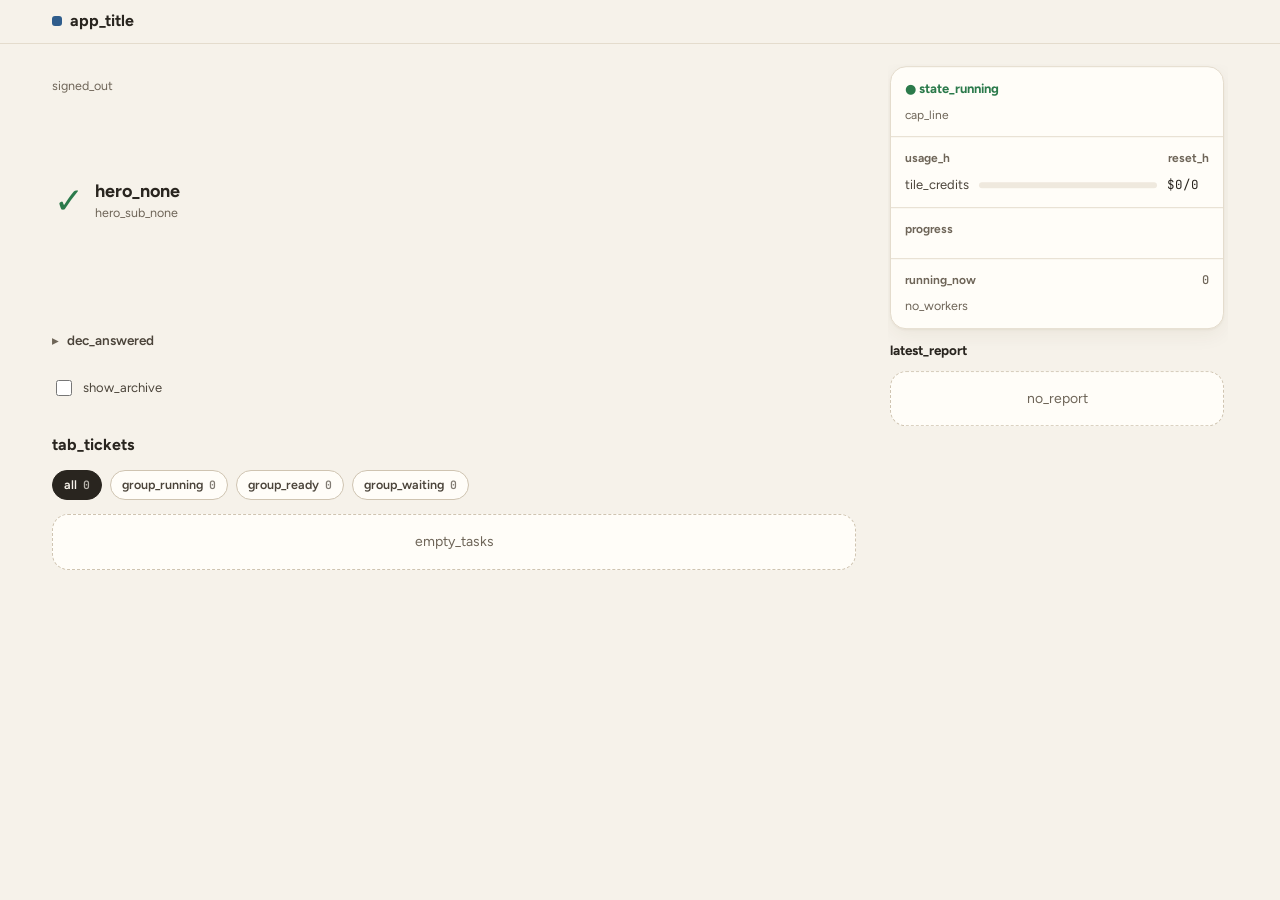
<file: templates/page.html>
<title>Autopilot</title>
<meta name="claude:viewport-fit-sides" content="cover">
<link rel="preconnect" href="https://fonts.googleapis.com">
<link rel="preconnect" href="https://fonts.gstatic.com" crossorigin>
<link rel="stylesheet" href="https://fonts.googleapis.com/css2?family=Figtree:wght@400;500;600;700&family=JetBrains+Mono:wght@400;500&display=swap">
<style>
/* Inbox layout: what waits on you comes first, as cards with answer buttons; status lives in one compact
   side panel (desktop) or its own tab (phone). */
:root {
  --bg: #f6f2ea; --surface: #fffdf8; --surface-2: #efe9de; --ink: #29251f; --ink-2: #4b443a; --muted: #6e6558;
  --line: #e4dccd; --line-strong: #cfc4b1;
  --accent: #2f5d8c; --accent-ink: #ffffff; --accent-soft: #e4ecf5; --accent-line: #a9c0da;
  --ok: #2b7a4b; --ok-soft: #e1efe5; --warn: #8f5600; --warn-soft: #f7ead3; --crit: #b0271f; --crit-soft: #f7e0dc;
  --gate: #6a46a8; --gate-soft: #ede6f7;
  --shadow: 0 1px 2px rgba(70, 52, 24, .05), 0 6px 20px rgba(70, 52, 24, .06);
  --f-body: "Figtree", "PingFang SC", "Hiragino Sans GB", "Noto Sans SC", "Microsoft YaHei", system-ui, sans-serif;
  --f-mono: "JetBrains Mono", "SF Mono", Menlo, Consolas, monospace;
  --r: 16px; --r-sm: 12px;
}
@media (prefers-color-scheme: dark) { :root:not([data-theme="light"]) {
  --bg: #171512; --surface: #211e1a; --surface-2: #2b2722; --ink: #eee7da; --ink-2: #d2c9b9; --muted: #a59c8c;
  --line: #36312a; --line-strong: #4b453b;
  --accent: #93b8df; --accent-ink: #0f1d2b; --accent-soft: #1e2a37; --accent-line: #3d5670;
  --ok: #7fcf9c; --ok-soft: #1b2d21; --warn: #e5b566; --warn-soft: #33291a; --crit: #ff9b90; --crit-soft: #3a201d;
  --gate: #c5a9f1; --gate-soft: #2b2338;
  --shadow: 0 1px 2px rgba(0, 0, 0, .3); color-scheme: dark } }
:root[data-theme="dark"] {
  --bg: #171512; --surface: #211e1a; --surface-2: #2b2722; --ink: #eee7da; --ink-2: #d2c9b9; --muted: #a59c8c;
  --line: #36312a; --line-strong: #4b453b;
  --accent: #93b8df; --accent-ink: #0f1d2b; --accent-soft: #1e2a37; --accent-line: #3d5670;
  --ok: #7fcf9c; --ok-soft: #1b2d21; --warn: #e5b566; --warn-soft: #33291a; --crit: #ff9b90; --crit-soft: #3a201d;
  --gate: #c5a9f1; --gate-soft: #2b2338;
  --shadow: 0 1px 2px rgba(0, 0, 0, .3); color-scheme: dark }

* { box-sizing: border-box }
[hidden] { display: none !important }
html { -webkit-text-size-adjust: 100% }
body { margin: 0; background: var(--bg); color: var(--ink); font: 400 14px/1.55 var(--f-body) }
html[lang^="zh"] body { line-height: 1.65 }
body::before { content: ""; position: fixed; inset: 0 0 auto; height: env(safe-area-inset-top, 0px); z-index: 30; background: var(--bg) }
h1, h2, h3 { margin: 0 }
h1, h2 { text-wrap: balance }
h3 { text-wrap: pretty }
h2 { font-size: 16px; font-weight: 700; line-height: 1.35 }
h3 { font-size: 15px; font-weight: 650; line-height: 1.45 }
a { color: var(--accent) }
.mono { font-family: var(--f-mono); font-variant-numeric: tabular-nums; font-size: .92em }
:focus-visible { outline: 2px solid var(--accent); outline-offset: 2px }
button, input { font: inherit; color: inherit }
button { cursor: pointer }
button:disabled { cursor: default }

.wrap { max-width: 1240px; margin: 0 auto; padding-left: max(16px, env(safe-area-inset-left, 0px)); padding-right: max(16px, env(safe-area-inset-right, 0px)) }

/* Header */
/* Header: phone = brand + language, then the autopilot switch. Desktop = one row.
   Run state lives in the status panel only (the status tab shows a mark when something is wrong). */
header.top { background: var(--bg); padding-top: env(safe-area-inset-top, 0px) }
.bar { display: grid; grid-template-columns: minmax(0, 1fr) auto; grid-template-areas: "brand lang" "filters filters";
  align-items: center; gap: 6px 12px; padding-block: 8px 10px }
.brand { grid-area: brand; display: flex; align-items: center; gap: 8px; min-width: 0 }
.brand .dot { width: 10px; height: 10px; border-radius: 3px; background: var(--accent); flex: none }
h1 { font-size: 16px; font-weight: 700; letter-spacing: -.01em }
.lang { grid-area: lang; display: inline-flex; align-items: center; gap: 3px; min-height: 30px; padding: 0 9px; border-radius: 8px; border: 1px solid var(--line-strong); background: var(--surface); font: 500 12.5px/1 var(--f-body); color: var(--muted) }
.lang .on { color: var(--ink); font-weight: 700 }
.lang .sl { color: var(--line-strong) }
.lang:hover { border-color: var(--accent) }
.filters { grid-area: filters; justify-self: start; display: inline-flex; gap: 2px; padding: 2px; border-radius: 10px; background: var(--surface-2); overflow-x: auto; max-width: 100%; scrollbar-width: none }
.filters::-webkit-scrollbar { display: none }
.fchip { display: inline-flex; align-items: center; gap: 6px; min-height: 30px; padding: 0 11px; border-radius: 8px; border: 0; background: none; font-size: 12.5px; font-weight: 600; white-space: nowrap; color: var(--ink-2) }
.fchip[aria-pressed="true"] { background: var(--surface); color: var(--ink); box-shadow: 0 1px 2px rgba(0, 0, 0, .08) }
.fcount { min-width: 16px; height: 16px; padding: 0 4px; border-radius: 8px; background: var(--accent); color: var(--accent-ink); font: 600 11px/16px var(--f-mono); text-align: center }
.tfilter .fchip { border: 1px solid var(--line-strong); background: var(--surface); border-radius: 999px }
.tfilter .fchip[aria-pressed="true"] { background: var(--ink); border-color: var(--ink); color: var(--bg); box-shadow: none }

/* Access profile: the header line, the switch and the cap card */
.access { display: flex; flex-wrap: wrap; align-items: center; gap: 4px 10px; padding-bottom: 8px; font-size: 12.5px; color: var(--muted) }
.keyerr { color: var(--bad, #b3261e); font-weight: 600 }
.access:empty { display: none }
.abadge { display: inline-flex; align-items: center; min-height: 24px; padding: 0 10px; border-radius: 999px; background: var(--surface-2); color: var(--ink); font-weight: 600; overflow-wrap: anywhere }
.abadge.gw { background: var(--warn-soft); color: var(--warn) }
.switch { display: flex; flex-wrap: wrap; gap: 6px }
.capcard { border-left: 5px solid var(--warn) }
.choice { display: grid; gap: 4px; min-width: 0 }
.choice span { font-size: 12.5px; color: var(--muted) }
.choice select { font: inherit; color: inherit; width: 100%; max-width: 100%; min-height: 40px; padding: 0 10px; border-radius: var(--r-sm); border: 1.5px solid var(--line-strong); background: var(--bg) }

/* Layout */
.shell { padding-bottom: 20px }
.col-main, .col-rail { display: grid; gap: 22px; min-width: 0; align-content: start }
.view { display: grid; gap: 14px; min-width: 0; align-content: start }
@media (max-width: 1023.98px) { .view:not(.on) { display: none } .col-rail { margin-top: 0 } }
#banners { display: grid; gap: 10px }
#banners:empty { display: none }
.banner { padding: 12px 16px; border-radius: var(--r-sm); background: var(--warn-soft); color: var(--warn); font-weight: 500 }
.banner.crit { background: var(--crit-soft); color: var(--crit) }
.foot { color: var(--muted); font-size: 12px; text-align: center; margin: 0 auto; padding-bottom: calc(84px + env(safe-area-inset-bottom, 0px)) }

/* Hero */
.hero { display: flex; align-items: center; gap: 12px; padding: 2px }
.hero-n { font: 700 32px/1 var(--f-mono); color: var(--accent); font-variant-numeric: tabular-nums; letter-spacing: -.04em; flex: none }
.hero-n.zero { color: var(--ok); font-family: var(--f-body) }
.hero-t { font-size: 17px; font-weight: 700; line-height: 1.3 }
.hero-s { color: var(--muted); font-size: 12.5px; line-height: 1.5 }

/* Cards */
.card { background: var(--surface); border: 1px solid var(--line); border-radius: var(--r); padding: 16px; box-shadow: var(--shadow); display: grid; gap: 12px; min-width: 0 }
.card > h2 { font-size: 15px }
.dec.gate { border-left: 5px solid var(--gate) }
.dec.system { border-left: 5px solid var(--crit) }
.sys-line { margin-top: 6px }
.sys-line b { font-weight: 600 }
.card-head { display: flex; flex-wrap: wrap; align-items: center; gap: 6px 12px }
.tag { display: inline-flex; align-items: center; gap: 5px; padding: 1px 9px; border-radius: 999px; font-size: 12px; font-weight: 650 }
.tag.ask { background: var(--accent-soft); color: var(--accent) }
.tag.gate { background: var(--gate-soft); color: var(--gate) }
.tag.system { background: var(--crit-soft); color: var(--crit) }
.tag.look { background: var(--warn-soft); color: var(--warn) }
.dec.look { border-left: 5px solid var(--warn) }
.self-actions { display: flex; flex-wrap: wrap; gap: 8px; align-items: center }
.self-actions .btn.ghost, .ok-btn { min-height: 36px }
.self-tools { display: flex; flex-wrap: wrap; align-items: center; justify-content: space-between; gap: 8px 12px; color: var(--muted); font-size: 12.5px }
.self-body > summary { list-style: none; cursor: pointer }
.self-body > summary::-webkit-details-marker { display: none }
.self-body > summary::before { content: "▸ "; color: var(--muted) }
.self-body[open] > summary::before { content: "▾ " }
.self-body > summary + * { margin-top: 6px }
.self-body .links { margin-top: 8px }
.remind { display: flex; flex-wrap: wrap; align-items: center; gap: 6px 12px; padding: 8px 12px; border-radius: var(--r-sm); background: var(--warn-soft); color: var(--warn); font-size: 13px; font-weight: 600 }
.meta { color: var(--muted); font-size: 12px; overflow-wrap: anywhere }
.age { margin-left: auto }
.body { white-space: pre-wrap; overflow-wrap: anywhere; color: var(--ink-2) }
/* A card's walk-through: the one sentence first, then each section under a small heading, in a fixed order. */
.body.lead { color: var(--ink); font-size: 14.5px }
.explain { display: grid; gap: 14px; min-width: 0 }
.ex { display: grid; gap: 4px; min-width: 0 }
.ex h4 { margin: 0; font-size: 12.5px; color: var(--muted); font-weight: 650; letter-spacing: .02em }
.ex p { margin: 0; white-space: pre-wrap; overflow-wrap: anywhere; color: var(--ink-2) }
.ex ol, .ex ul { margin: 0; padding-left: 1.4em; display: grid; gap: 4px; color: var(--ink-2); overflow-wrap: anywhere }
.ex-terms { margin: 0; display: grid; gap: 6px }
.ex-terms div { display: grid; gap: 0; padding-left: 10px; border-left: 3px solid var(--line-strong) }
.ex-terms dt { font-weight: 650; overflow-wrap: anywhere }
.ex-terms dd { margin: 0; color: var(--ink-2); overflow-wrap: anywhere }
.ex .ex-opts { list-style: none; padding: 0; gap: 8px }
.ex-opts li { display: grid; gap: 2px; padding: 8px 12px; border-radius: var(--r-sm); border: 1px solid var(--line) }
.ex-opts li.rec { border: 2px solid var(--accent) }
.ex-opts .opt-top { color: var(--ink) }
.ex-k { color: var(--muted); font-weight: 600 }
.ex .ex-related { list-style: none; padding: 0 }
.ex-related li { display: grid; gap: 0 }
.links { display: flex; flex-wrap: wrap; gap: 8px }
.pill { display: inline-flex; align-items: center; gap: 5px; min-height: 30px; padding: 0 10px; border-radius: 999px; border: 1px solid var(--line); background: var(--bg); color: var(--accent); font-size: 12.5px; font-weight: 600; text-decoration: none; white-space: nowrap }
.pill:hover { border-color: var(--accent) }
.ico { width: 20px; height: 20px; fill: none; stroke: currentColor; stroke-width: 1.8; stroke-linecap: round; stroke-linejoin: round; flex: none }
.pill .ico { width: 15px; height: 15px }

.opts { display: grid; gap: 10px }
@media (min-width: 600px) { .opts { grid-template-columns: repeat(auto-fit, minmax(220px, 1fr)) } }
.opt { display: grid; gap: 2px; align-content: start; text-align: left; min-height: 46px; padding: 9px 12px; border-radius: var(--r-sm); border: 1.5px solid var(--line-strong); background: var(--surface) }
.opt:hover:not(:disabled) { border-color: var(--accent) }
.opt.rec { border: 2px solid var(--accent); background: var(--accent-soft) }
.opt-top { display: flex; align-items: flex-start; justify-content: space-between; gap: 10px }
.opt-label { font-size: 14px; font-weight: 650; line-height: 1.45 }
.rec-tag { flex: none; padding: 0 7px; border-radius: 999px; background: var(--accent); color: var(--accent-ink); font-size: 11.5px; font-weight: 700; line-height: 18px }
.opt-cost { color: var(--muted); font-size: 12.5px; line-height: 1.5 }
.opt:disabled:not(.chosen) { opacity: .5 }
.opt.chosen { background: var(--accent); border-color: var(--accent); color: var(--accent-ink); opacity: 1 }
.opt.chosen .opt-cost { color: var(--accent-ink); opacity: .85 }
.opt.chosen .rec-tag { background: var(--accent-ink); color: var(--accent) }

.reply { display: flex; gap: 8px }
.reply input { flex: 1 1 auto; min-width: 0; min-height: 40px; padding: 0 12px; border-radius: var(--r-sm); border: 1.5px solid var(--line); background: var(--bg) }
.reply input:focus { border-color: var(--accent); outline: none }
.btn { min-height: 40px; padding: 0 14px; border-radius: var(--r-sm); border: 1.5px solid var(--ink); background: var(--ink); color: var(--bg); font-weight: 650; white-space: nowrap }
.btn:disabled { opacity: .45 }
.btn.ghost { background: var(--surface); color: var(--ink); border-color: var(--line-strong) }
.btn.ghost:hover:not(:disabled) { border-color: var(--accent); color: var(--accent) }
.btn.small { min-height: 30px; padding: 0 10px; font-size: 12.5px; background: var(--surface); color: var(--accent); border-color: var(--accent-line) }
.row .btn.ghost { min-height: 32px; padding: 0 10px; font-size: 12.5px }
.sent { display: grid; gap: 2px; padding: 10px 12px; border-radius: var(--r-sm); background: var(--ok-soft); color: var(--ok); font-size: 13px }
.sent b { font-weight: 650 }
.note { font-size: 12.5px; color: var(--muted) }
.note.ok { color: var(--ok); font-weight: 600 }
.note.warn { color: var(--warn) }
.note.crit { color: var(--crit) }

/* Sections */
.sec { display: grid; gap: 12px; min-width: 0 }
.sec-h { display: flex; flex-wrap: wrap; align-items: baseline; gap: 4px 12px }
.sec-h .hint { color: var(--muted); font-size: 12.5px }
.list { background: var(--surface); border: 1px solid var(--line); border-radius: var(--r); overflow: hidden; min-width: 0 }
.list > * + * { border-top: 1px solid var(--line) }
.row { display: grid; grid-template-columns: minmax(0, 1fr) auto; gap: 6px 16px; align-items: center; padding: 12px 16px }
.row > :first-child, .task-main { min-width: 0 }
.row-title { font-weight: 600; overflow-wrap: anywhere }
.row-sub { color: var(--ink-2); font-size: 13px; overflow-wrap: anywhere }
.row-side { display: flex; flex-wrap: wrap; gap: 8px; justify-content: flex-end; align-items: center }
.row > .note { grid-column: 1 / -1 }
details.fold > summary { list-style: none; cursor: pointer; display: flex; align-items: center; gap: 8px; min-height: 36px; color: var(--ink-2); font-weight: 600; font-size: 13.5px }
details.fold > summary::-webkit-details-marker { display: none }
details.fold > summary::before { content: "▸"; color: var(--muted); transition: transform .15s }
details.fold[open] > summary::before { transform: rotate(90deg) }
details.fold > summary + * { margin-top: 8px }
.check { display: inline-flex; align-items: center; gap: 8px; min-height: 36px; color: var(--ink-2); font-size: 13px; cursor: pointer }
.check input { width: 16px; height: 16px; accent-color: var(--accent) }

/* Chips */
.chip { display: inline-flex; align-items: center; gap: 5px; padding: 0 8px; border-radius: 999px; font-size: 12px; font-weight: 650; white-space: nowrap; background: var(--accent-soft); color: var(--accent); line-height: 21px }
.chip.ok { background: var(--ok-soft); color: var(--ok) }
.chip.warn { background: var(--warn-soft); color: var(--warn) }
.chip.crit { background: var(--crit-soft); color: var(--crit) }
.chip.gate { background: var(--gate-soft); color: var(--gate) }
.chip.muted { background: var(--surface-2); color: var(--muted) }

/* Tasks */
.tfilter { display: flex; flex-wrap: wrap; gap: 8px }
.task { display: grid; grid-template-columns: minmax(0, 1fr) auto; gap: 6px 16px; align-items: center; padding: 12px 16px }
.task-title { font-weight: 600; overflow-wrap: anywhere }
.task-title .id { color: var(--muted); font-weight: 500; margin-right: 4px }
.task-meta { color: var(--muted); font-size: 12px; overflow-wrap: anywhere }
.task-side { display: flex; flex-wrap: wrap; gap: 8px; justify-content: flex-end; align-items: center }
@media (max-width: 599.98px) {
  .task, .row { grid-template-columns: minmax(0, 1fr) }
  .task-side, .row-side { justify-content: flex-start }
}
.empty { padding: 16px; text-align: center; color: var(--muted); background: var(--surface); border: 1.5px dashed var(--line-strong); border-radius: var(--r) }

/* Evidence */
.back { justify-self: start }
.verdict { padding: 14px 16px; border-radius: var(--r-sm); background: var(--ok-soft); color: var(--ok); font-weight: 600 }
.crit-list { list-style: none; margin: 0; padding: 0; display: grid; gap: 12px }
.crit-list li { display: grid; grid-template-columns: auto minmax(0, 1fr); gap: 12px; align-items: start }
.crit-list .mark { width: 28px; height: 28px; border-radius: 8px; display: grid; place-items: center; font-weight: 700 }
.crit-list .mark.ok { background: var(--ok-soft); color: var(--ok) }
.crit-list .mark.crit { background: var(--crit-soft); color: var(--crit) }
.shots { display: grid; grid-template-columns: repeat(auto-fill, minmax(min(180px, 100%), 1fr)); gap: 14px }
.shots figure { margin: 0; display: grid; gap: 6px }
.shots img { width: 100%; border: 1px solid var(--line); border-radius: var(--r-sm); background: var(--surface-2) }
.shots figcaption { color: var(--muted); font-size: 12.5px }
/* Logs: one fold each; the text loads when it is opened and scrolls inside its own box. */
.logs { display: grid; gap: 8px; min-width: 0 }
.log { min-width: 0; border: 1px solid var(--line); border-radius: var(--r-sm); background: var(--bg); overflow: hidden }
.log > summary { list-style: none; cursor: pointer; display: grid; grid-template-columns: auto minmax(0, 1fr); gap: 2px 10px; align-items: baseline; padding: 9px 12px; font-size: 13px; color: var(--ink-2) }
.log > summary::-webkit-details-marker { display: none }
.log > summary::before { content: "▸"; grid-row: 1 / 3; color: var(--muted); transition: transform .15s }
.log[open] > summary::before { transform: rotate(90deg) }
.log > summary > span { grid-column: 2; min-width: 0; overflow-wrap: anywhere }
.log .log-name { color: var(--muted); font-size: 12px }
.log-text { margin: 0; padding: 10px 12px; border-top: 1px solid var(--line); max-height: 420px; overflow: auto; white-space: pre; font: 12px/1.5 var(--f-mono); color: var(--ink); background: var(--surface-2) }
.rounds { display: flex; align-items: flex-end; gap: 18px; height: 150px; padding-top: 6px; border-bottom: 1px solid var(--line-strong) }
.rcol { display: grid; justify-items: center; align-content: end; gap: 6px; height: 100%; min-width: 48px }
.rcol i { display: block; width: 32px; border-radius: 4px 4px 0 0; background: var(--accent) }
.rval { font-size: 14px; color: var(--ink) }
.rlab { color: var(--muted); font-size: 13px; transform: translateY(26px); white-space: nowrap }
.rounds-wrap { padding-bottom: 28px }

/* Status rail */
/* One compact status panel: each module is a few one-line rows, split by hairlines. */
.panel { background: var(--surface); border: 1px solid var(--line); border-radius: var(--r); box-shadow: var(--shadow); min-width: 0; font-size: 13px; line-height: 1.5 }
.panel > .ps { padding: 12px 14px; display: grid; gap: 8px; min-width: 0 }
.panel > .ps + .ps { border-top: 1px solid var(--line) }
.ps-h { display: flex; justify-content: space-between; align-items: baseline; gap: 8px; font-size: 12px; font-weight: 650; color: var(--muted) }
.ps-h .n { font-family: var(--f-mono); font-weight: 500 }
.state-line { display: flex; flex-wrap: wrap; align-items: baseline; gap: 2px 8px }
.state-line .st { font-weight: 700 }
.state-line .st.ok { color: var(--ok) } .state-line .st.warn { color: var(--warn) } .state-line .st.crit { color: var(--crit) }
.state-line .meta, .ps > .meta { font-size: 12px }
/* Usage: label | bar | value | reset, one row each */
.urows { display: grid; grid-template-columns: auto minmax(0, 1fr) auto auto; gap: 7px 10px; align-items: center }
.urows > * { min-width: 0 }
.ulabel { color: var(--ink-2); white-space: nowrap }
.uval { text-align: right; white-space: nowrap; font-size: 12.5px; font-variant-numeric: tabular-nums; min-width: max-content }
/* Phone: the bar gives up its column and the value wraps under the label instead of clipping. */
@media (max-width: 440px) {
  .urows { grid-template-columns: auto minmax(0, 1fr) auto }
  .urows .meter { grid-column: 2 / -1 }
  .uval { grid-column: 1 / 3; text-align: left; white-space: normal }
  .ureset { grid-column: 3; grid-row: auto }
}
.uval.warn { color: var(--warn) } .uval.crit { color: var(--crit) }
.ureset { color: var(--muted); font-size: 11.5px; white-space: nowrap; text-align: right }
.meter { height: 6px; border-radius: 3px; background: var(--surface-2); overflow: hidden }
.meter > i { display: block; height: 100%; border-radius: 3px; background: var(--accent) }
.meter.warn > i { background: var(--warn) }
.meter.crit > i { background: var(--crit) }
/* Workers: one line, tap to see the session name for `claude attach` */
.wlist { display: grid; gap: 2px }
.wlist details > summary { list-style: none; cursor: pointer; display: grid; grid-template-columns: auto minmax(0, 1fr) auto; gap: 8px; align-items: center; min-height: 32px }
.wlist details > summary::-webkit-details-marker { display: none }
.wlist .chip { font-size: 11.5px; line-height: 19px; padding: 0 7px }
.wlist .wt { min-width: 0; overflow: hidden; text-overflow: ellipsis; white-space: nowrap }
.wlist .wt .ap { color: var(--muted); margin-left: 6px; font-size: 12px }
.wlist .wtime { color: var(--muted); font-size: 12px; white-space: nowrap }
.wlist .attach { margin: 2px 0 6px; padding: 6px 8px; border-radius: 8px; background: var(--surface-2); font-size: 11.5px; overflow-wrap: anywhere }
/* Progress: name | bar | done/total, then one muted line */
.prows { display: grid; grid-template-columns: auto minmax(36px, 1fr) auto; gap: 4px 10px; align-items: center }
.prows .pn { font-family: var(--f-mono); font-size: 12.5px }
.prows .pv { font-family: var(--f-mono); font-size: 12.5px; text-align: right }
.prows .pm { grid-column: 1 / -1; color: var(--muted); font-size: 12px; margin-bottom: 4px }
.report { font-size: 13px; line-height: 1.55; padding: 12px 14px; gap: 6px }
.report h4 { margin: 0; font-size: 12px; color: var(--muted); font-weight: 650 }
.report ul { margin: 2px 0 0; padding-left: 18px; display: grid; gap: 2px }
.report .part { display: grid; gap: 0 }
.report.older { box-shadow: none }
.sec > h2.small-h { font-size: 13.5px }

/* Bottom tab bar (phone) */
.tabbar { position: fixed; left: 0; right: 0; bottom: 0; z-index: 20; background: var(--surface); border-top: 1px solid var(--line);
  padding-left: max(12px, env(safe-area-inset-left, 0px)); padding-right: max(12px, env(safe-area-inset-right, 0px));
  padding-top: 6px; padding-bottom: calc(6px + env(safe-area-inset-bottom, 0px));
  display: grid; grid-template-columns: repeat(3, minmax(0, 1fr)); gap: 4px; box-shadow: 0 -4px 16px rgba(0, 0, 0, .04) }
.tabbar button { position: relative; display: grid; justify-items: center; align-content: center; gap: 0; min-height: 48px; border: 0; border-radius: 10px; background: none; color: var(--muted); font-size: 11.5px; font-weight: 600; line-height: 1.4 }
.tabbar button .ico { width: 22px; height: 22px }
.tabbar button[aria-selected="true"] { color: var(--accent); background: var(--accent-soft) }
.tabbar .tmark { position: absolute; top: 5px; left: calc(50% + 8px); font-size: 11px; line-height: 1 }
.tabbar .tmark.warn { color: var(--warn) } .tabbar .tmark.crit { color: var(--crit) }
.tabbar .badge { position: absolute; top: 4px; left: calc(50% + 6px); min-width: 20px; height: 20px; padding: 0 6px; border-radius: 10px; background: var(--accent); color: var(--accent-ink); font: 600 12px/20px var(--f-mono); text-align: center; border: 2px solid var(--surface); box-sizing: content-box }

/* Desktop */
@media (min-width: 1024px) {
  .wrap { padding-left: max(32px, env(safe-area-inset-left, 0px)); padding-right: max(32px, env(safe-area-inset-right, 0px)) }
  header.top { position: sticky; top: 0; z-index: 15; border-bottom: 1px solid var(--line) }
  .bar { grid-template-columns: auto auto minmax(0, 1fr) auto; grid-template-areas: "brand filters . lang"; gap: 16px; padding-block: 9px }
  .brand { padding-right: 6px }
  .shell { display: grid; grid-template-columns: minmax(0, 1fr) minmax(300px, 340px); gap: 32px; align-items: start; padding-top: 20px; padding-bottom: 32px }
  .foot { padding-bottom: 40px }
  .col-rail { position: sticky; top: calc(var(--hh, 50px) + 20px); max-height: calc(100vh - var(--hh, 50px) - 36px); overflow-y: auto; overscroll-behavior: contain; padding: 2px 4px 24px 2px; scrollbar-width: thin }
  .col-rail .view { gap: 12px }
  .col-main { gap: 28px }
  .tabbar { display: none }
  .hero-n { font-size: 36px }
  .hero-t { font-size: 18px }
  .card { padding: 16px 18px }
}
@media (prefers-reduced-motion: no-preference) { .meter > i { transition: width .4s ease } }
</style>

<header class="top" id="top">
  <div class="wrap">
    <div class="bar">
      <div class="brand"><span class="dot" aria-hidden="true"></span><h1 data-l="app_title">Autopilot</h1></div>
      <nav id="filters" class="filters" aria-label="autopilot"></nav>
      <button id="lang" class="lang" type="button" hidden></button>
    </div>
    <div id="access" class="access"></div>
  </div>
</header>

<div class="wrap shell">
  <main class="col-main" id="main">
    <div id="banners"></div>
    <p id="status-note" class="note" hidden></p>
    <section class="view" id="v-needs" data-view="needs" aria-labelledby="hero-t">
      <div id="capcard"></div>
      <div id="choicecard"></div>
      <div class="sec" id="systems"></div>
      <div class="hero" id="hero"></div>
      <div id="self-remind"></div>
      <div class="sec" id="asks"></div>
      <div class="sec" id="gates"></div>
      <div class="sec" id="self-look"></div>
      <div class="sec" id="selfs"></div>
      <div class="sec" id="handling"></div>
      <div class="sec" id="answered"></div>
    </section>
    <section class="view" id="v-tasks" data-view="tasks"></section>
  </main>
  <aside class="col-rail">
    <section class="view" id="v-status" data-view="status"></section>
  </aside>
</div>
<div class="foot" aria-hidden="true"></div>

<nav class="tabbar" id="tabbar" role="tablist"></nav>

<script>
"use strict";
const LABELS_EN = /*LABELS_EN*/null;
const S = { meta: {}, autopilots: {}, tasks: {}, workers: {}, decisions: {}, archive: {}, reports: {}, evidence: {}, replies: {} };
let lang = "en", langPicked = false, filterAp = "", tab = "needs", ticketFilter = "all", detailKey = null;
// canWrite: only the page's owner answers (the db rules let nobody else write replies). myId goes on each reply.
let db = null, user = null, downloads = null, canWrite = null, myId = null, loaded = false, unreachable = false;
const sendErrors = {};
let pendingSwitch = null, capSent = null, choiceSent = null, choicePick = null;
// pendingSwitch: {name, from, at}; choiceSent and choicePick (what the selects show): {profile, at, model, effort}
const VIEWS = ["needs", "tasks", "status"];
const $ = (id) => document.getElementById(id);

function labelsFor(l) {
  const m = S.meta.labels || {};
  return Object.assign({}, LABELS_EN || {}, m.en || {}, l !== "en" ? (m[l] || {}) : {});
}
function L(key, args) {
  let s = labelsFor(lang)[key];
  if (s === undefined) s = key;
  // An argument may itself be text in several languages ({en, zh}) or a label; String() would print [object Object].
  for (const [k, v] of Object.entries(args || {})) s = s.split("{" + k + "}").join(
    Array.isArray(v) ? v.map(T).join(", ") : v && typeof v === "object" ? T(v) : String(v));
  return s;
}
function T(obj) {
  if (!obj || typeof obj !== "object") return obj == null ? "" : String(obj);
  if (obj.key) return L(obj.key, obj.args);
  return obj[lang] || obj.en || "";
}
function el(tag, attrs, ...kids) {
  const e = document.createElement(tag);
  for (const [k, v] of Object.entries(attrs || {})) {
    if (v == null || v === false) continue;
    if (k === "class") e.className = v;
    else if (k === "text") e.textContent = v;
    else if (k.startsWith("on")) e.addEventListener(k.slice(2), v);
    else e.setAttribute(k, v === true ? "" : v);
  }
  for (const k of kids.flat()) if (k != null && k !== false) e.append(k instanceof Node ? k : document.createTextNode(String(k)));
  return e;
}
// Set a node's children the way el() adds them. DOM replaceChildren turns null into the text "null",
// and a list of cards has null for every card a task does not have.
function fill(node, ...kids) {
  node.replaceChildren(...kids.flat().filter((k) => k != null && k !== false));
}
// Links come from tickets, PRs and workers: untrusted. Only http(s) becomes a link.
function safeUrl(u) { return typeof u === "string" && /^https?:\/\//i.test(u) ? u : null; }
const inAp = (doc) => !filterAp || doc.ap === filterAp;
const values = (c) => Object.values(S[c] || {}).filter(inAp);
function when(iso) {
  if (!iso) return "";
  const d = new Date(iso);
  return isNaN(d) ? iso : d.toLocaleString(lang === "en" ? "en-US" : lang, { month: "short", day: "numeric", hour: "2-digit", minute: "2-digit" });
}
function rel(iso) {
  if (!iso) return "";
  const d = new Date(iso);
  if (isNaN(d)) return iso;
  const min = Math.round((d.getTime() - Date.now()) / 60000), a = Math.abs(min), fut = min > 0;
  if (a < 1) return L("just_now");
  if (a < 60) return L(fut ? "in_min" : "min_ago", { n: a });
  const h = Math.round(a / 60);
  if (h < 24) return L(fut ? "in_h" : "h_ago", { n: h });
  const days = Math.round(a / 1440);
  return days < 7 ? L(fut ? "in_d" : "d_ago", { n: days }) : when(iso);
}
function fmtTokens(n) { return n >= 1e6 ? (n / 1e6).toFixed(1) + "M" : n >= 1e3 ? Math.round(n / 1e3) + "k" : String(n || 0); }

const ICONS = {
  inbox: '<path d="M3.5 13.5h4.5l1.5 2.5h5l1.5-2.5h4.5"/><path d="M5.5 5h13l2 8.5V19h-17v-5.5z"/>',
  list: '<path d="M9 6.5h11M9 12h11M9 17.5h11"/><path d="M4 6.5h.5M4 12h.5M4 17.5h.5"/>',
  pulse: '<path d="M3 12h4l2.5-6 5 12 2.5-6h4"/>',
  ext: '<path d="M14 5h5v5"/><path d="M19 5l-8 8"/><path d="M17 14v5H5V7h5"/>',
  cog: '<circle cx="12" cy="12" r="3"/><path d="M12 3v3M12 18v3M3 12h3M18 12h3M5.6 5.6l2.1 2.1M16.3 16.3l2.1 2.1M5.6 18.4l2.1-2.1M16.3 7.7l2.1-2.1"/>',
  gauge: '<path d="M4 17a8 8 0 1 1 16 0"/><path d="M12 17l4-5"/>',
};
function icon(name) {
  // Parsed as HTML, so the svg gets its namespace without spelling one out. ICONS are fixed strings.
  const box = document.createElement("span");
  box.innerHTML = '<svg viewBox="0 0 24 24" aria-hidden="true" class="ico">' + ICONS[name] + "</svg>";
  return box.firstChild;
}
function linkPill(label, url, cls) {
  const u = safeUrl(String(url || ""));
  return u ? el("a", { class: "pill" + (cls ? " " + cls : ""), href: u, target: "_blank", rel: "noopener" }, label, icon("ext")) : null;
}
const STATUS = { todo: ["muted", "○"], in_progress: ["", "●"], in_review: ["", "◐"], done: ["ok", "✓"], blocked: ["crit", "!"], skipped: ["muted", "–"] };
// A worker that stopped itself at the usage line shows this instead of its role.
function workerChip(w) {
  if (w.parked) return el("span", { class: "chip warn" }, "⏸ " + (w.parked.resume_at ? L("parked_chip", { when: rel(w.parked.resume_at) }) : L("parked_chip_unknown")));
  return el("span", { class: "chip" }, "● " + L("role_" + w.role));
}
function statusChip(s) { const [cls, g] = STATUS[s] || ["muted", "•"]; return el("span", { class: "chip " + cls }, g + " " + L("status_" + s)); }
function runState(a, ap) {
  if (ap && ap.status === "paused") return { cls: "warn", glyph: "❚❚", text: L("state_paused") };
  if (a.allow === 0) return { cls: "crit", glyph: "■", text: L("state_paused_budget") };
  if (a.allow === 1) return { cls: "warn", glyph: "▲", text: L("state_one_at_a_time") };
  return { cls: "ok", glyph: "●", text: L("state_running") };
}
const budgetOf = () => ((S.meta.budget || {}).budget) || {};
function windowLabel(w) {
  if (w.kind === "session") return L("tile_session");
  if (w.model) return L("tile_weekly_model", { model: w.model });
  return L("tile_weekly");
}
const byCreated = (x, y) => (x.created_at || "").localeCompare(y.created_at || "");
// "Mark all read" sends one reply that lists its cards under `decisions`.
const replyFor = (key) => Object.values(S.replies).find((r) => r.decision === key || (r.decisions || []).includes(key));
// An ask you already answered stops counting as "waiting" while the answer travels to the next pass.
const openSystems = (ap) => Object.values(S.decisions).filter((d) => d.status === "open" && d.kind === "system" && (!ap || d.ap === ap));
const openAsks = (ap) => Object.values(S.decisions).filter((d) => d.status === "open" && d.kind === "ask" && (!ap || d.ap === ap) && !replyFor(d.ap + ":" + d.id));

/* ---------- header ---------- */
function renderHeader() {
  document.documentElement.lang = lang === "zh" ? "zh-CN" : lang;
  document.querySelectorAll("[data-l]").forEach((e) => { e.textContent = L(e.dataset.l); });
  const reader = (S.meta.labels || {}).reader_lang || "en";
  const lt = $("lang");
  lt.hidden = reader === "en";
  fill(lt, el("span", { class: lang === "en" ? "on" : null }, labelsFor("en").lang_short || "EN"),
    el("span", { class: "sl", "aria-hidden": "true" }, "/"),
    el("span", { class: lang !== "en" ? "on" : null }, labelsFor(reader).lang_short || reader));
  lt.setAttribute("aria-label", L("switch_lang"));
  const note = $("status-note");
  note.hidden = loaded && !unreachable && !!db;
  note.textContent = !db && loaded ? L("signed_out") : unreachable ? L("unreachable") : L("loading");


  const names = Object.keys(S.autopilots).sort();
  const f = $("filters");
  f.hidden = names.length < 2;
  fill(f, ...["", ...names].map((n) => {
    const c = openAsks(n).length;
    return el("button", { type: "button", class: "fchip", "aria-pressed": String(filterAp === n),
      onclick: () => { filterAp = n; detailKey = null; render(); } },
      n ? el("span", { class: "mono" }, n) : L("all"),
      c ? el("span", { class: "fcount", "aria-label": L("waiting_count", { n: c }) }, String(c)) : null);
  }));
}

function renderBanners() {
  const out = [];
  const cap = S.meta.cap || {};
  if (cap.warning) out.push(el("div", { class: "banner" }, "▲ " + L("cap_warning", { active: cap.active, cap: cap.max_workers, waiting: cap.active - cap.max_workers })));
  for (const [ap, err] of Object.entries((S.meta.health || {}).broken || {})) {
    out.push(el("div", { class: "banner crit" }, "■ " + L("broken_banner", { ap }) + " " + err));
  }
  fill($("banners"), ...out);
}

/* ---------- needs you ---------- */
// When an answer takes effect: the gate reads the page once a minute outside its quiet hours
// (the machine's time, hence the offset); otherwise at the next forced pass.
function pickup() {
  const rc = S.meta.reply_check || {}, bd = S.meta.budget || {}, a = bd.passes || bd.allowance || {};
  if (a.allow === 0) return L("pickup_paused");
  const later = L("pickup_later", { min: rc.forced_pass_min || 30 });
  if (!rc.every_s) return later;
  const hm = new Date(Date.now() + (rc.utc_offset_min || 0) * 60000).toISOString().slice(11, 16);
  const [s, e] = rc.quiet || [];
  const quiet = s && e ? (s > e ? (hm >= s || hm < e) : (hm >= s && hm < e)) : false;
  return quiet ? later : L("pickup_minute");
}
function sentNote(rep, d) {
  const opt = (d.options || []).find((o) => o.id === rep.option);
  const what = rep.option === "undo" ? L("undo") : opt ? T(opt.label) : rep.option;
  return el("div", { class: "sent", role: "status" },
    el("b", {}, rep.text ? L("you_wrote", { answer: rep.text }) : L("you_chose", { answer: what })),
    el("span", {}, L("sent") + " " + pickup()));
}
async function sendReply(key, body) {
  if (!db) return;
  delete sendErrors[key];
  try {
    await db.collection("replies").add(Object.assign({ decision: key, at: new Date().toISOString(), by: myId }, body));
  } catch (e) {
    sendErrors[key] = L("send_failed", { error: (e && (e.message || e.code)) || e });
  }
  render();
}
function errNote(key) { return sendErrors[key] ? el("div", { class: "note crit", role: "alert" }, sendErrors[key]) : null; }
function decMeta(d) { return [filterAp ? null : d.ap, d.id, d.task].filter(Boolean).join(" · "); }
/* A card that explains itself (`explain`, required on every ask and self card since it existed): the body is its one
   sentence, then these sections in this order. A card saved before has only its body. `find(ap, id)` looks up a
   related card so its title can show. Section text stays raw here; explainBlock turns it into text. */
function explainSections(d, find) {
  const x = d.explain;
  if (!x || typeof x !== "object") return [];
  const list = (v) => Array.isArray(v) ? v : [];
  // A self card says why it chose and what OK or undo do; a gate says why the approval is needed and how to get it.
  const byKind = (k) => d.kind === "self" ? k + "_self" : d.kind === "gate" ? k + "_gate" : k;
  const opts = list(d.options).filter((o) => o && (o.does || o.cost));
  const related = list(x.related).filter((r) => r && r.id).map((r) => ({ id: r.id, why: r.why, title: (find(d.ap, r.id) || {}).title }));
  return [
    { label: "explain_terms", kind: "terms", items: list(x.terms) },
    { label: "explain_analogy", kind: "text", items: x.analogy ? [x.analogy] : [] },
    { label: "explain_example", kind: "text", items: x.example ? [x.example] : [] },
    { label: "explain_steps", kind: "steps", items: list(x.steps) },
    { label: "explain_options", kind: "options", items: opts },
    { label: byKind("explain_why"), kind: "text", items: x.why ? [x.why] : [] },
    { label: "explain_related", kind: "related", items: related },
    { label: byKind("explain_next"), kind: "text", items: x.next ? [x.next] : [] },
  ].filter((sec) => sec.items.length);
}
const findDecision = (ap, id) => S.decisions[ap + ":" + id] || S.archive[ap + ":" + id] || null;
function explainBlock(d) {
  const secs = explainSections(d, findDecision);
  if (!secs.length) return null;
  const kv = (k, v) => v ? el("div", {}, el("span", { class: "ex-k" }, L(k) + ": "), T(v)) : null;
  const body = (sec) => {
    if (sec.kind === "terms") return el("dl", { class: "ex-terms" }, sec.items.map((i) => el("div", {}, el("dt", {}, T(i.term)), el("dd", {}, T(i.means)))));
    if (sec.kind === "steps") return el("ol", {}, sec.items.map((i) => el("li", {}, T(i))));
    if (sec.kind === "options") return el("ul", { class: "ex-opts" }, sec.items.map((o) => el("li", { class: o.recommended ? "rec" : null },
      el("span", { class: "opt-top" }, el("span", { class: "opt-label" }, T(o.label)), o.recommended ? el("span", { class: "rec-tag" }, L("recommended")) : null),
      kv("opt_does", o.does), kv("opt_cost", o.cost))));
    if (sec.kind === "related") return el("ul", { class: "ex-related" }, sec.items.map((r) => el("li", {},
      el("span", {}, el("b", { class: "mono" }, r.id), r.title ? " · " + T(r.title) : ""), el("span", {}, T(r.why)))));
    return sec.items.map((i) => el("p", {}, T(i)));
  };
  return el("div", { class: "explain" }, secs.map((sec) => el("section", { class: "ex" }, el("h4", {}, L(sec.label)), body(sec))));
}
const bodyLine = (d, cls) => T(d.body) ? el("div", { class: cls + (d.explain ? " lead" : "") }, T(d.body)) : null;
function askCard(d) {
  const key = d.ap + ":" + d.id, rep = replyFor(key), gate = d.kind === "gate";
  const disabled = !!rep || canWrite === false || !db;
  const links = (d.links || []).map((l) => linkPill(T(l.label), l.url)).filter(Boolean);
  const kids = [
    el("div", { class: "card-head" },
      el("span", { class: "tag " + (gate ? "gate" : "ask") }, gate ? "◆ " + L("dec_gates") : "? " + L("ask_tag")),
      el("span", { class: "meta mono" }, decMeta(d)),
      el("span", { class: "meta age" }, L("asked_at", { when: rel(d.created_at) }))),
    el("h3", {}, T(d.title)),
    bodyLine(d, "body"),
    explainBlock(d),
    links.length ? el("div", { class: "links" }, links) : null,
  ];
  if (!gate) {
    kids.push(el("div", { class: "opts" }, (d.options || []).map((o) => el("button", {
      type: "button", class: "opt" + (o.recommended ? " rec" : "") + (rep && rep.option === o.id ? " chosen" : ""), disabled,
      onclick: () => sendReply(key, { option: o.id }) },
      el("span", { class: "opt-top" }, el("span", { class: "opt-label" }, T(o.label)), o.recommended ? el("span", { class: "rec-tag" }, L("recommended")) : null),
      o.cost && !d.explain ? el("span", { class: "opt-cost" }, T(o.cost)) : null))));
    const input = el("input", { type: "text", placeholder: L("reply_placeholder"), "aria-label": L("reply_placeholder"), disabled });
    kids.push(el("form", { class: "reply", onsubmit: (e) => { e.preventDefault(); if (input.value.trim()) sendReply(key, { text: input.value.trim() }); } },
      input, el("button", { type: "submit", class: "btn", disabled }, L("send"))));
    if (rep) kids.push(sentNote(rep, d));
    else if (canWrite === false) kids.push(el("div", { class: "note" }, L("read_only")));
    else if (sendErrors[key]) kids.push(errNote(key));
  }
  return el("article", { class: "card dec " + (gate ? "gate" : "ask") }, kids);
}
// A login or connection every pass needs stopped working. It closes by itself when a later check passes.
function systemCard(d) {
  const a = d.access || {};
  return el("article", { class: "card dec system" },
    el("div", { class: "card-head" },
      el("span", { class: "tag system" }, "⚠ " + L("sys_tag")),
      el("span", { class: "meta mono" }, decMeta(d)),
      el("span", { class: "meta age" }, L("sys_since", { when: rel(a.since) }))),
    el("h3", {}, T(d.title)),
    el("div", { class: "body" }, T(d.body)),
    el("div", { class: "sys-line" }, el("b", {}, L("sys_blocks") + ": "), T(a.blocks)),
    el("div", { class: "sys-line" }, el("b", {}, L("sys_fix") + ": "), el("code", { class: "mono" }, T(a.fix) || "–")),
    el("div", { class: "note" }, L("sys_checked", { when: rel(a.last_checked) })));
}
/* Decisions it made by itself. The pass flags the few worth a look (`attention`): they sit on top as cards.
   The routine rest folds into one line. OK marks one read; read ones move to the history and to their task's
   evidence page, where Undo stays. A card saved before the flag existed counts as routine. */
function selfGroups(ds) {
  const selfs = ds.filter((d) => d.kind === "self");
  const older = (x, y) => (x.created_at || "").localeCompare(y.created_at || "");
  return {
    look: selfs.filter((d) => d.status === "open" && d.attention === true).sort(older),
    routine: selfs.filter((d) => d.status === "open" && d.attention !== true).sort((x, y) => older(y, x)),
    read: selfs.filter((d) => d.status !== "open").sort((x, y) => older(y, x)),
  };
}
// One line, never a card: once `remind_at` routine cards are unread, or the oldest is `remind_days` old (0 = off).
function selfRemind(routine, cfg, now) {
  if (!routine.length) return false;
  const at = Number((cfg || {}).remind_at) || 0, days = Number((cfg || {}).remind_days) || 0;
  if (at > 0 && routine.length >= at) return true;
  const ts = routine.map((d) => Date.parse(d.created_at)).filter((t) => !isNaN(t));
  return days > 0 && ts.length > 0 && now - Math.min(...ts) > days * 86400000;
}
function selfButtons(d) {
  const key = d.ap + ":" + d.id, rep = replyFor(key), off = canWrite === false || !db;
  if (d.status === "undone") return [el("span", { class: "chip muted" }, "↺ " + L("undone"))];
  // A read card does not keep the minute-by-minute answer check running, so its undo waits for the forced pass.
  if (rep) return [el("span", { class: "note ok" }, "✓ " + L("pending") + (d.status === "open" ? "" : " " + L("pickup_later", { min: (S.meta.reply_check || {}).forced_pass_min || 30 })))];
  const undo = el("button", { type: "button", class: "btn ghost", disabled: off, onclick: () => sendReply(key, { option: "undo" }) }, "↺ " + L("undo"));
  if (d.status !== "open") return [el("span", { class: "chip ok" }, "✓ " + L("kept")), undo];
  return [el("button", { type: "button", class: "btn ghost ok-btn", disabled: off, onclick: () => sendReply(key, { option: "keep" }) }, "✓ " + L("ok")), undo];
}
// From the Needs view, a card's task opens its evidence page, which lists all of that task's own decisions.
function taskButton(d) {
  const k = d.ap + ":" + d.task;
  return d.task && S.tasks[k] && detailKey !== k ? el("button", { type: "button", class: "btn small", onclick: () => openDetail(k) }, L("evidence_link")) : null;
}
// Bodies opened by a click stay open across a re-render (every new snapshot redraws the lists).
const openBodies = new Set();
function selfRow(d) {
  const key = d.ap + ":" + d.id;
  const links = (d.links || []).map((l) => linkPill(T(l.label), l.url)).filter(Boolean);
  const more = el("details", { class: "self-body", open: openBodies.has(key),
    ontoggle: (e) => { if (e.target.open) openBodies.add(key); else openBodies.delete(key); } },
    el("summary", {}, el("span", { class: "row-title" }, T(d.title))),
    bodyLine(d, "row-sub body"),
    explainBlock(d),
    links.length ? el("div", { class: "links" }, links) : null);
  return el("div", { class: "row" },
    el("div", {}, more, el("div", { class: "meta mono" }, d.attention === true ? el("span", { class: "tag look" }, "! " + L("look_tag")) : null,
      " " + decMeta(d) + " · " + rel(d.created_at))),
    el("div", { class: "row-side" }, taskButton(d), selfButtons(d)),
    errNote(key));
}
function selfCard(d) {
  const key = d.ap + ":" + d.id;
  const links = (d.links || []).map((l) => linkPill(T(l.label), l.url)).filter(Boolean);
  return el("article", { class: "card dec look" },
    el("div", { class: "card-head" },
      el("span", { class: "tag look" }, "! " + L("look_tag")),
      el("span", { class: "meta mono" }, decMeta(d)),
      el("span", { class: "meta age" }, rel(d.created_at))),
    el("h3", {}, T(d.title)),
    bodyLine(d, "body"),
    explainBlock(d),
    links.length ? el("div", { class: "links" }, links) : null,
    el("div", { class: "self-actions" }, selfButtons(d), taskButton(d)),
    errNote(key));
}
async function keepAll(list) {
  if (!db) return;
  delete sendErrors["keep-all"];
  const byAp = {};
  for (const d of list) {
    const k = d.ap + ":" + d.id;
    if (!replyFor(k)) (byAp[d.ap] = byAp[d.ap] || []).push(k);
  }
  try {
    for (const keys of Object.values(byAp)) {
      await db.collection("replies").add({ decisions: keys, option: "keep", at: new Date().toISOString(), by: myId });
    }
  } catch (e) {
    sendErrors["keep-all"] = L("send_failed", { error: (e && (e.message || e.code)) || e });
  }
  render();
}
let selfOpen = false;
function renderSelfs(ds) {
  const g = selfGroups(ds), n = g.routine.length, off = canWrite === false || !db;
  fill($("self-look"), ...(g.look.length ? [
    el("div", { class: "sec-h" }, el("h2", {}, L("self_look", { n: g.look.length })), el("span", { class: "hint" }, L("self_look_hint"))),
    ...g.look.map(selfCard)] : []));
  // Like asks, a card whose OK is on its way stops counting as unread.
  const waiting = g.routine.filter((d) => !replyFor(d.ap + ":" + d.id));
  g.lookWaiting = g.look.filter((d) => !replyFor(d.ap + ":" + d.id));
  fill($("selfs"), ...(n ? [el("details", { class: "fold self-fold", id: "self-fold", open: selfOpen,
    ontoggle: (e) => { selfOpen = e.target.open; } },
    el("summary", {}, L("self_routine", { n: waiting.length })),
    el("div", { class: "self-tools" }, el("span", { class: "hint" }, L("self_hint")),
      waiting.length ? el("button", { type: "button", class: "btn small", disabled: off, onclick: () => keepAll(waiting) }, "✓ " + L("keep_all", { n: waiting.length })) : null),
    errNote("keep-all"),
    el("div", { class: "list" }, g.routine.map(selfRow)))] : []));
  const remind = selfRemind(waiting, S.meta.self_review || { remind_at: 10, remind_days: 3 }, Date.now());
  fill($("self-remind"), ...(remind ? [el("div", { class: "remind", role: "status" },
    el("span", {}, "▲ " + L("self_remind", { n: waiting.length, when: rel(waiting[waiting.length - 1].created_at) })),
    el("button", { type: "button", class: "btn small", onclick: () => { selfOpen = true; render(); const f = $("self-fold"); if (f && f.scrollIntoView) f.scrollIntoView({ block: "start" }); } }, L("self_remind_go")))] : []));
  return g;
}
// A task's own decisions, open and read, for its evidence page. The archive keeps the ones read long ago.
function taskSelfs(ap, id) {
  const seen = new Set(), out = [];
  for (const d of [...values("decisions"), ...values("archive")]) {
    const k = d.ap + ":" + d.id;
    if (d.kind === "self" && d.ap === ap && d.task === id && !seen.has(k)) { seen.add(k); out.push(d); }
  }
  return out.sort((x, y) => (y.created_at || "").localeCompare(x.created_at || ""));
}
function answeredRow(d) {
  const opt = (d.options || []).find((o) => o.id === d.answer);
  return el("div", { class: "row" },
    el("div", {}, el("div", { class: "row-title" }, T(d.title)),
      el("div", { class: "row-sub" }, d.status === "undone" ? L("undone") : d.status === "resolved" ? L("sys_restored", { when: rel(d.answered_at) })
        : L("answer_was", { answer: opt ? T(opt.label) : (d.answer || "") }))),
    el("div", { class: "row-side" }, el("span", { class: "meta" }, (filterAp ? "" : d.ap + " · ") + rel(d.answered_at))));
}
function handlingRow(d) {
  const opt = (d.options || []).find((o) => o.id === d.answer);
  return el("div", { class: "row" },
    el("div", {}, el("div", { class: "row-title" }, T(d.title)),
      el("div", { class: "row-sub" }, L("answer_was", { answer: opt ? T(opt.label) : (d.answer || "") }))),
    el("div", { class: "row-side" }, el("span", { class: "note ok" }, "✓ " + L("handling"))));
}
let showArchive = false, answeredOpen = false;
function renderNeeds() {
  const ds = values("decisions");
  const open = (k) => ds.filter((d) => d.status === "open" && d.kind === k).sort(byCreated);
  const asks = open("ask"), gates = open("gate"), systems = open("system");
  const pendingN = asks.filter((d) => replyFor(d.ap + ":" + d.id)).length, n = asks.length - pendingN;
  const g = renderSelfs(ds);
  const subs = [systems.length ? L("hero_systems", { n: systems.length }) : null,
    gates.length ? L("hero_gates", { n: gates.length }) : null, pendingN ? L("hero_pending", { n: pendingN }) : null,
    g.lookWaiting.length ? L("hero_look", { n: g.lookWaiting.length }) : null].filter(Boolean);
  fill($("systems"), ...(systems.length ? [
    el("div", { class: "sec-h" }, el("h2", {}, L("sys_title")), el("span", { class: "hint" }, L("sys_hint"))),
    ...systems.map(systemCard)] : []));
  fill($("hero"),
    el("div", { class: "hero-n" + (n ? "" : " zero"), "aria-hidden": n ? null : "true" }, n ? String(n) : "✓"),
    el("div", {},
      el("h2", { class: "hero-t", id: "hero-t" }, n === 1 ? L("hero_one") : n ? L("hero_many") : L("hero_none")),
      el("div", { class: "hero-s" }, subs.length ? subs.join(" · ") : n ? pickup() : L("hero_sub_none"))));
  fill($("asks"), ...asks.map(askCard));
  fill($("gates"), ...gates.map(askCard));

  // An answer the dispatcher read but has not finished acting on: not a question any more, not yet done.
  const handling = ds.filter((d) => d.status !== "open" && d.handling).sort((x, y) => byCreated(y, x));
  fill($("handling"), ...(handling.length ? [
    el("div", { class: "sec-h" }, el("h2", {}, L("handling")), el("span", { class: "hint" }, L("handling_hint"))),
    el("div", { class: "list" }, handling.map(handlingRow))] : []));

  // The history: answered cards, and its own decisions once read or undone (a read one keeps its Undo here).
  const answered = ds.filter((d) => d.status !== "open" && !d.handling).sort((x, y) => (y.answered_at || "").localeCompare(x.answered_at || ""));
  const histRow = (d) => d.kind === "self" ? selfRow(d) : answeredRow(d);
  const arch = values("archive");
  const archBox = el("div", { class: "list" }, arch.map(histRow));
  archBox.hidden = !showArchive;
  const cb = el("input", { type: "checkbox", onchange: (e) => { showArchive = e.target.checked; archBox.hidden = !showArchive; } });
  cb.checked = showArchive;
  fill($("answered"),
    el("details", { class: "fold", open: answeredOpen, ontoggle: (e) => { answeredOpen = e.target.open; } },
      el("summary", {}, L("dec_answered", { n: answered.length })),
      answered.length ? el("div", { class: "list" }, answered.map(histRow)) : el("div", { class: "empty" }, "–")),
    el("label", { class: "check" }, cb, L("show_archive")), archBox);
}

/* ---------- tasks ---------- */
function taskGroup(t) {
  if (t.status === "done" || t.status === "skipped") return "done";
  if (t.status === "in_progress" || t.status === "in_review") return "running";
  if (t.ready) return "ready";
  return "waiting";
}
function taskRow(t) {
  const w = Object.values(S.workers).find((x) => x.ap === t.ap && x.task === t.id);
  const ev = S.evidence[t.ap + ":" + t.id];
  const meta = [];
  if (!filterAp) meta.push(t.ap);
  if (w && w.parked) meta.push(w.parked.resume_at ? L("parked_chip", { when: rel(w.parked.resume_at) }) : L("parked_chip_unknown"));
  else if (w) meta.push(L("worker_on", { role: L("role_" + w.role), when: rel(w.started_at) }));
  if (t.depends_on && t.depends_on.length && t.status === "todo") meta.push(L("after", { list: t.depends_on.join(", ") }));
  if (t.needs && t.needs.length) meta.push(L("needs", { list: t.needs.join(", ") }));
  if (t.origin === "found") meta.push(L("found"));
  const prN = t.pr ? (String(t.pr).match(/\d+$/) || [t.pr])[0] : null;
  return el("div", { class: "task" },
    el("div", { class: "task-main" },
      el("div", { class: "task-title" }, el("span", { class: "id mono" }, t.id), T(t.title)),
      meta.length ? el("div", { class: "task-meta" }, meta.join(" · ")) : null),
    el("div", { class: "task-side" },
      statusChip(t.status),
      t.pr ? linkPill(L("pr") + " #" + prN, t.pr, "mono") : null,
      linkPill(L("ticket"), t.link),
      ev || taskSelfs(t.ap, t.id).length ? el("button", { type: "button", class: "btn small", onclick: () => openDetail(t.ap + ":" + t.id) }, L("evidence_link")) : null));
}
function renderTasks() {
  const box = $("v-tasks");
  if (detailKey) { fill(box, ...renderDetail()); return; }
  const groups = ["running", "ready", "waiting"];
  const ts = values("tasks").sort((x, y) => x.id.localeCompare(y.id, undefined, { numeric: true }));
  const kids = [el("div", { class: "sec-h" }, el("h2", {}, L("tab_tickets")))];
  kids.push(el("div", { class: "tfilter" }, ["all", ...groups].map((g) => el("button", { type: "button", class: "fchip", "aria-pressed": String(ticketFilter === g),
    onclick: () => { ticketFilter = g; renderTasks(); } }, g === "all" ? L("all") : L("group_" + g),
    el("span", { class: "mono", style: "opacity:.7" }, String(g === "all" ? ts.filter((t) => taskGroup(t) !== "done").length : ts.filter((t) => taskGroup(t) === g).length))))));
  if (!ts.length) { fill(box, ...kids, el("div", { class: "empty" }, L("empty_tasks"))); return; }
  for (const g of groups) {
    if (ticketFilter !== "all" && ticketFilter !== g) continue;
    const rows = ts.filter((t) => taskGroup(t) === g);
    if (rows.length) kids.push(el("div", { class: "sec" }, el("h3", {}, L("group_" + g)), el("div", { class: "list" }, rows.map(taskRow))));
  }
  const done = ts.filter((t) => taskGroup(t) === "done");
  if (done.length && ticketFilter === "all") kids.push(el("details", { class: "fold" }, el("summary", {}, L("group_done", { n: done.length })), el("div", { class: "list" }, done.map(taskRow))));
  fill(box, ...kids);
}
function openDetail(key) {
  detailKey = key;
  showTab("tasks");
  const v = $("v-tasks");
  if (v.scrollIntoView) v.scrollIntoView({ block: "start" });
}
// A log is text: it loads from its asset when opened and goes in as textContent, never as HTML or an image.
function logItem(s) {
  const name = String(s.path || "").split("/").pop();
  const pre = el("pre", { class: "log-text" });
  const d = el("details", { class: "log" },
    el("summary", {}, el("span", {}, T(s.caption) || name), el("span", { class: "log-name mono" }, name)), pre);
  if (!s.asset_id) { pre.textContent = L("log_missing"); return d; }
  d.addEventListener("toggle", async () => {
    if (!d.open || pre.dataset.state) return;
    pre.dataset.state = "loading";
    pre.textContent = L("loading");
    try {
      const r = await fetch("/_blob/" + encodeURIComponent(s.asset_id));
      if (!r.ok) throw new Error("HTTP " + r.status);
      pre.textContent = await r.text();
      pre.dataset.state = "loaded";
    } catch (e) {
      delete pre.dataset.state;
      pre.textContent = L("log_failed", { error: (e && e.message) || e });
    }
  });
  return d;
}
// A card the task does not have yet: its heading, and one muted line on what it would show and why not.
function emptyCard(title, why) {
  return el("article", { class: "card" }, el("h3", {}, title), el("div", { class: "note" }, why));
}
function renderDetail() {
  const ev = S.evidence[detailKey], t = S.tasks[detailKey] || {};
  const back = el("button", { type: "button", class: "btn ghost back", onclick: () => { detailKey = null; render(); } }, L("back"));
  // Every decision it made by itself while doing this task, read or not, each with its OK and Undo.
  const mine = taskSelfs(t.ap, t.id);
  const selfs = mine.length ? el("article", { class: "card" }, el("h3", {}, L("self_task", { n: mine.length })),
    el("div", { class: "list" }, mine.map(selfRow))) : null;
  if (!ev) return [back, selfs ? el("article", { class: "card" }, el("div", { class: "card-head" }, statusChip(t.status),
    el("span", { class: "meta mono" }, (filterAp ? "" : t.ap + " · ") + t.id)), el("h2", {}, T(t.title))) : null,
    selfs, el("div", { class: "empty" }, L("no_evidence"))];
  const crit = ev.criteria || [];
  const pass = (c) => c.ok === true || c.status === "pass";
  const okN = crit.filter(pass).length;
  const rounds = ((ev.prloop || {}).rounds || []).map((r) => (r.findings || []).length);
  const maxR = Math.max(1, ...rounds);
  const note = el("span", { class: "note", "aria-live": "polite" });
  const ticketPill = linkPill(L("ticket"), t.link), prPill = t.pr ? linkPill(L("pr"), t.pr) : null;
  return [back,
    el("article", { class: "card" },
      el("div", { class: "card-head" }, statusChip(t.status), el("span", { class: "meta mono" }, (filterAp ? "" : t.ap + " · ") + t.id)),
      el("h2", {}, T(t.title)),
      ev.verdict ? el("div", { class: "verdict" }, T(ev.verdict)) : null,
      ev.what_changed ? el("div", { class: "sec" }, el("h3", {}, L("what_changed")), el("div", { class: "body" }, T(ev.what_changed))) : null),
    selfs,
    crit.length ? el("article", { class: "card" }, el("h3", {}, L("criteria", { ok: okN, n: crit.length })),
      el("ul", { class: "crit-list" }, crit.map((c) => el("li", {},
        el("span", { class: "mark " + (pass(c) ? "ok" : "crit"), "aria-label": pass(c) ? "pass" : "fail" }, pass(c) ? "✓" : "✗"),
        el("div", {}, el("div", {}, T(c.text || c.criterion || c.name)), c.proof ? el("div", { class: "meta" }, T(c.proof)) : null)))))
      : emptyCard(L("criteria_title"), L("none_criteria")),
    (ev.screenshots || []).length ? el("article", { class: "card" }, el("h3", {}, L("screenshots")),
      el("div", { class: "shots" }, ev.screenshots.map((s) => el("figure", {},
        (s.src || s.asset_id) ? el("img", { src: s.src || "/_blob/" + s.asset_id, loading: "lazy", alt: T(s.caption) }) : el("div", { class: "empty" }, s.path),
        el("figcaption", {}, T(s.caption))))))
      : emptyCard(L("screenshots"), L("none_screenshots")),
    (ev.logs || []).length ? el("article", { class: "card" }, el("h3", {}, L("logs")),
      el("div", { class: "logs" }, ev.logs.map(logItem)))
      : emptyCard(L("logs"), L("none_logs")),
    rounds.length ? el("article", { class: "card" }, el("h3", {}, L("review_rounds")),
      el("div", { class: "rounds-wrap" }, el("div", { class: "rounds", role: "img",
        "aria-label": rounds.map((n, i) => L("round_n", { n: i + 1 }) + ": " + L("findings_n", { n })).join(", ") },
        rounds.map((n, i) => el("div", { class: "rcol", title: L("round_n", { n: i + 1 }) + " · " + L("findings_n", { n }) },
          el("span", { class: "rval mono" }, String(n)), el("i", { style: "height:" + Math.max(3, n / maxR * 96) + "px" }),
          el("span", { class: "rlab" }, L("round_n", { n: i + 1 })))))))
      : emptyCard(L("review_rounds"), L("none_rounds")),
    el("article", { class: "card" }, el("h3", {}, L("links")),
      ticketPill || prPill ? null : el("div", { class: "note" }, L("none_links")),
      el("div", { class: "links" }, ticketPill, prPill,
        downloads ? el("button", { type: "button", class: "btn small", onclick: () => exportOne(ev, t, note) }, "⤓ " + L("export")) : null, note)),
  ];
}

async function exportOne(ev, t, note) {
  const esc = (s) => String(s).replace(/[&<>"]/g, (c) => ({ "&": "&amp;", "<": "&lt;", ">": "&gt;", '"': "&quot;" }[c]));
  const pass = (c) => c.ok === true || c.status === "pass";
  const crit = (ev.criteria || []).map((c) => "<li>" + (pass(c) ? "✓ " : "✗ ") + esc(T(c.text || c.criterion || c.name)) + (c.proof ? " — " + esc(T(c.proof)) : "") + "</li>").join("");
  const html = "<!doctype html><meta charset=\"utf-8\"><title>" + esc(t.id) + "</title><body style=\"font:15px/1.5 sans-serif;max-width:760px;margin:24px auto;padding:0 16px\">" +
    "<h1>" + esc(t.id + " · " + T(t.title)) + "</h1><h2>" + esc(L("verdict")) + "</h2><p>" + esc(T(ev.verdict)) + "</p><h2>" + esc(L("what_changed")) + "</h2><p>" + esc(T(ev.what_changed)) + "</p>" +
    "<h2>" + esc(L("criteria", { ok: (ev.criteria || []).filter(pass).length, n: (ev.criteria || []).length })) + "</h2><ul>" + crit + "</ul>" +
    (safeUrl(String(t.pr || "")) ? "<p><a href=\"" + esc(t.pr) + "\">" + esc(L("pr")) + "</a></p>" : "") + "</body>";
  try { await downloads.save({ filename: t.id + "-" + lang + ".html", data: html }); note.className = "note ok"; note.textContent = L("export_done"); }
  catch (e) { note.className = "note crit"; note.textContent = L("export_failed", { error: (e && (e.message || e.code)) || e }); }
}

/* ---------- status ---------- */
// One usage row = four grid cells: label | bar | value | reset. Near or at the limit adds a glyph and a word
// (in the value's tooltip and aria text) so the state never rests on color alone.
function usageRow(label, pct, valueText, reset) {
  const cls = pct >= 85 ? "crit" : pct >= 70 ? "warn" : "";
  const flag = cls === "crit" ? L("at_limit") : cls === "warn" ? L("near_limit") : "";
  return [
    el("span", { class: "ulabel" }, label),
    el("div", { class: "meter " + cls, role: "progressbar", "aria-label": label + (flag ? ", " + flag : ""), "aria-valuenow": String(pct), "aria-valuemin": "0", "aria-valuemax": "100" },
      el("i", { style: "width:" + Math.min(pct, 100) + "%" })),
    el("span", { class: "uval mono " + cls, title: flag || null }, (cls === "crit" ? "■ " : cls === "warn" ? "▲ " : "") + (valueText || pct + "%")),
    el("span", { class: "ureset" }, reset || ""),
  ];
}
function reportCard(r, older) {
  const part = (key, items) => (items && items.length) ? el("div", { class: "part" }, el("h4", {}, L(key)), el("ul", {}, items.map((i) => el("li", {}, T(i))))) : null;
  return el("div", { class: "card report" + (older ? " older" : "") },
    el("div", { class: "meta mono" }, (filterAp ? "" : r.ap + " · ") + r.slot),
    part("done_h", r.done), part("waiting_h", r.waiting), part("next_h", r.next), part("access_h", r.access),
    r.budget ? el("div", { class: "meta" }, L("budget_h") + "：" + T(r.budget)) : null);
}
async function sendAccess(body, errKey) {
  if (!db) return;
  delete sendErrors[errKey];
  try {
    await db.collection("replies").add(Object.assign({ at: new Date().toISOString(), by: myId }, body));
  } catch (e) {
    sendErrors[errKey] = L("send_failed", { error: (e && (e.message || e.code)) || e });
    return false;
  }
  return true;
}
// When a switch chosen here takes effect: the answer check reads it (not in the quiet hours, machine time),
// otherwise the next forced pass. The same text as publish.switch_note.
function switchNote() {
  const rc = S.meta.reply_check || {}, min = rc.forced_pass_min || 30, q = rc.quiet || [];
  if (!rc.every_s) return L("access_switch_note_off", { min });
  return L("access_switch_note") + (q.length === 2 ? " " + L("access_switch_note_quiet", { start: q[0], end: q[1], min }) : "");
}
// A cap answer is read within a minute, also in the quiet hours while the card is open; with the check off, by a pass.
function capPending(answer) {
  const rc = S.meta.reply_check || {};
  return rc.every_s ? L("cap_pending", { answer }) : L("cap_pending_off", { answer, min: rc.forced_pass_min || 30 });
}
async function sendSwitch(name) {
  if (await sendAccess({ kind: "profile", option: name }, "profile")) pendingSwitch = { name, from: ((S.meta.access || {}).profile || {}).name, at: Date.now() };
  render();
}
async function sendChoice(name, model, effort, at) {
  if (await sendAccess({ kind: "profile_choice", profile: name, model, effort }, "profile_choice")) choiceSent = { profile: name, at, model, effort };
  render();
}
async function sendCap(option, day) {
  if (await sendAccess({ kind: "cap", option, day }, "cap")) capSent = { option, day };
  render();
}
// The header line: the badge for how workers are paid, and that page sessions always use the subscription.
function renderAccess() {
  const a = S.meta.access;
  if (!a) { fill($("access")); return; }
  const gw = a.profile.mode === "gateway", p = a.profile;
  // A profile that cannot be loaded is neither the subscription nor a gateway: say so, and that workers wait.
  if (a.profile_error) {
    fill($("access"), el("span", { class: "keyerr" }, L("access_profile_error", { error: a.profile_error.error || "" }) + " " + L("access_profile_fix")),
      el("span", {}, L("access_page_sessions")));
    return;
  }
  fill($("access"),
    el("span", { class: "abadge" + (gw ? " gw" : "") }, gw ? L("access_workers", { label: p.label || p.name }) : L("access_subscription")),
    gw ? el("span", { class: "mono" }, [p.model, p.effort].filter(Boolean).join(" · ")) : null,
    gw ? el("span", {}, L("access_page_sessions")) : null,
    a.key_error ? el("span", { class: "keyerr" }, L("access_key_error", { error: a.key_error.error || "" }) + " " + L("access_key_fix")) : null);
}
// The daily cap card: open until you answer; the gate applies the answer.
function renderCapCard() {
  const a = S.meta.access, c = a && a.cap_card, off = canWrite === false || !db;
  if (c && capSent && capSent.day !== c.day) capSent = null;
  if (!c) { capSent = null; fill($("capcard")); return; }
  const money = (n) => "$" + (n || 0).toFixed(2);
  // The card lists its own answers: an unpriced cost is accepted for today, never "raised".
  const names = { raise50: L("cap_raise50"), raise100: L("cap_raise100"), accept_unknown: L("cap_accept_unknown"), pause: L("cap_pause") };
  const opts = (c.options || (c.cause === "unknown" ? ["accept_unknown", "pause"] : ["raise50", "raise100", "pause"])).map((id) => [id, names[id] || id]);
  const u = c.unknown || null;
  fill($("capcard"), el("div", { class: "card dec capcard", role: "group", "aria-label": L("cap_card_title") },
    el("h2", {}, "▲ " + L("cap_card_title")),
    el("p", {}, L(c.cause === "unknown" ? "cap_card_body_unknown" : "cap_card_body", { spent: (c.spent || 0).toFixed(2), limit: (c.limit || 0).toFixed(2) })),
    u && (u.models || []).length ? el("p", {}, L("cap_unknown_models", { models: u.models.join(", ") })) : null,
    u && u.launches ? el("p", {}, L("cap_unknown_launches", { n: u.launches })) : null,
    u ? el("p", { class: "meta" }, L("cap_unknown_fix")) : null,
    capSent ? el("div", { class: "sent", role: "status" }, capPending((opts.find((o) => o[0] === capSent.option) || [0, capSent.option])[1])) :
      el("div", { class: "switch" }, opts.map(([id, label]) => el("button", { type: "button", class: id === "pause" ? "btn ghost" : "btn", disabled: off, onclick: () => sendCap(id, c.day) }, label))),
    errNote("cap")));
}
// The choice card: a switch to a profile whose model and effort were never chosen waits for this choice. The
// lists were fetched when the switch was read; the gate checks the answer against a fresh list, saves it, then switches.
function renderChoiceCard() {
  const a = S.meta.access, c = a && a.profile_choice, off = canWrite === false || !db;
  // A refreshed card (a refused pick, or another switch) drops the note that an answer is on its way.
  if (c && choiceSent && (choiceSent.profile !== c.profile || choiceSent.at !== c.at)) choiceSent = null;
  if (!c) { choiceSent = null; choicePick = null; fill($("choicecard")); return; }
  // render() runs on every refresh: the selects show the reader's pick for this card, the recommended ones at first.
  if (!choicePick || choicePick.profile !== c.profile || choicePick.at !== c.at) choicePick = { profile: c.profile, at: c.at, model: c.recommended_model, effort: c.recommended_effort };
  const opt = (v, picked, rec) => el("option", { value: v, selected: v === picked },
    (v === "default" ? L("choice_default") : v) + (v === rec ? " " + L("choice_recommended") : ""));
  const models = el("select", { "aria-label": L("choice_model"), disabled: off, onchange: () => { choicePick.model = models.value; } },
    (c.models || []).map((v) => opt(v, choicePick.model, c.recommended_model)));
  const efforts = el("select", { "aria-label": L("choice_effort"), disabled: off, onchange: () => { choicePick.effort = efforts.value; } },
    (c.efforts || []).map((v) => opt(v, choicePick.effort, c.recommended_effort)));
  fill($("choicecard"), el("div", { class: "card dec capcard", role: "group", "aria-label": L("choice_card_title", { label: c.label || c.profile }) },
    el("h2", {}, "▲ " + L("choice_card_title", { label: c.label || c.profile })),
    c.error ? [el("p", { class: "note crit", role: "alert" }, L("choice_error", { error: c.error })), el("p", { class: "meta" }, L("choice_error_fix"))] : [
      el("p", {}, L("choice_card_body")),
      c.refused ? el("p", { class: "note warn" }, "▲ " + L("choice_refused", { error: c.refused })) : null,
      el("label", { class: "choice" }, el("span", {}, L("choice_model")), models),
      el("label", { class: "choice" }, el("span", {}, L("choice_effort")), efforts),
      choiceSent ? el("div", { class: "sent", role: "status" }, L("choice_pending", { model: choiceSent.model, effort: choiceSent.effort, note: switchNote() })) :
        el("div", { class: "switch" }, el("button", { type: "button", class: "btn", disabled: off,
          onclick: () => sendChoice(c.profile, models.value, efforts.value, c.at) }, L("choice_confirm"))),
      errNote("profile_choice")]));
}
function renderStatus() {
  const bud = S.meta.budget || {}, b = bud.budget || {}, a = bud.allowance || {};
  const health = S.meta.health || {}, cap = S.meta.cap || {};
  const st = runState(a, filterAp ? S.autopilots[filterAp] : null);
  // Run state: one line, with when the gate last checked right beside it.
  const stateSec = el("div", { class: "ps" },
    el("div", { class: "state-line" }, el("span", { class: "st " + st.cls }, st.glyph + " " + st.text),
      el("span", { class: "meta" }, [health.last_gate_at ? L("gate_checked", { when: rel(health.last_gate_at) }) : null,
        (bud.passes || a).paused_until ? L("paused_until", { when: rel((bud.passes || a).paused_until) }) : null].filter(Boolean).join(" · "))),
    el("div", { class: "meta" }, L("cap_line", { cap: cap.max_workers, active: cap.active })));

  const used = b.credits_used_usd || 0, limit = b.credits_limit_usd || 0;
  const acc = S.meta.access || null, gw = !!acc && acc.profile.mode === "gateway", u = (acc && acc.usage) || {};
  const money = (n) => "$" + Math.round(n || 0).toLocaleString("en-US");   // whole dollars with a thousands separator
  const windowRows = (b.windows || []).map((w) => usageRow(windowLabel(w), Math.round(w.percent || 0), "", w.resets_at ? rel(w.resets_at) : "")).flat();
  // Gateway workers pay by the dollar, so their rows are dollars against today's limit. The page's own sessions
  // still use the subscription window, so that row stays.
  const gwRows = gw ? [
    usageRow(L("usage_today"), u.cap_today ? Math.round((u.today || 0) / u.cap_today * 100) : 0, money(u.today) + " / " + money(u.cap_today), ""),
    usageRow(L("usage_week"), 0, money(u.week), ""),
    usageRow(L("usage_month"), 0, money(u.month), ""),
    usageRow(L("usage_page_session"), u.session_pct == null ? 0 : u.session_pct, u.session_pct == null ? "–" : "", ""),
  ].flat() : null;
  const usageSec = el("div", { class: "ps" }, el("div", { class: "ps-h" }, el("span", {}, L("usage_h")), el("span", {}, gw ? "" : L("reset_h"))),
    el("div", { class: "urows" }, gw ? gwRows : [
      windowRows,
      usageRow(L("tile_credits"), limit ? Math.round(used / limit * 100) : 0, "$" + used.toFixed(0) + "/" + limit.toFixed(0), "")].flat()),
    gw && u.unknown ? el("div", { class: "note warn" }, "▲ " + L("usage_unknown")) : null,
    !gw && b.stale ? el("div", { class: "note warn" }, "▲ " + L("stale")) : null);

  // Profile switch: one button per profile; switchNote() says when the gate applies the answer.
  // Done when the active profile changed to anything, or after the forced pass interval and 5 minutes (the longest a switch takes).
  if (acc && pendingSwitch && (acc.profile.name !== pendingSwitch.from || Date.now() - pendingSwitch.at > ((S.meta.reply_check || {}).forced_pass_min || 30) * 60000 + 5 * 60000)) pendingSwitch = null;
  // A switch to a profile that needs a choice is done here: the choice card took over.
  if (acc && pendingSwitch && (acc.profile_choice || {}).profile === pendingSwitch.name) pendingSwitch = null;
  const off = canWrite === false || !db;
  const switchSec = acc && ((acc.profiles || []).length > 1 || (acc.broken_profiles || []).length) ? el("div", { class: "ps" },
    el("div", { class: "ps-h" }, el("span", {}, L("access_switch"))),
    el("div", { class: "switch" }, acc.profiles.map((q) => el("button", { type: "button", class: "btn ghost small", disabled: off || q.name === acc.profile.name,
      "aria-pressed": String(q.name === acc.profile.name), onclick: () => sendSwitch(q.name) },
      (q.label || q.name) + (q.name === acc.profile.name ? " · " + L("access_current") : "")))),
    el("div", { class: "note" }, pendingSwitch ? L("access_switch_pending", { name: pendingSwitch.name, note: switchNote() }) : switchNote()),
    ((acc.broken_profiles || []).length ? el("div", { class: "note warn" }, "▲ " + L("profile_broken", { names: acc.broken_profiles.map((x) => x.name).join(", ") })) : null),
    errNote("profile")) : null;

  const ws = values("workers").sort((x, y) => (x.started_at || "").localeCompare(y.started_at || ""));
  const workerSec = el("div", { class: "ps" }, el("div", { class: "ps-h" }, el("span", {}, L("running_now")), el("span", { class: "n" }, String(ws.length))),
    ws.length ? el("div", { class: "wlist" }, ws.map((w) => el("details", {},
      el("summary", { title: w.session_name },
        workerChip(w),
        el("span", { class: "wt" }, el("span", { class: "mono" }, w.task), filterAp ? null : el("span", { class: "ap mono" }, w.ap)),
        el("span", { class: "wtime" }, rel(w.started_at) + (w.resumes ? " · ↻" + w.resumes : ""))),
      el("div", { class: "attach mono" }, 'claude attach "' + w.session_name + '"'
        + (w.resumes ? "  ·  " + L("resumed_n", { n: w.resumes }) : "")),
      w.profile ? el("div", { class: "note" }, L("worker_profile", { profile: w.profile })) : null))) :
      el("div", { class: "note" }, L("no_workers")));

  const aps = Object.values(S.autopilots).filter((x) => !filterAp || x.name === filterAp);
  const progressSec = el("div", { class: "ps" }, el("div", { class: "ps-h" }, el("span", {}, L("progress"))),
    el("div", { class: "prows" }, aps.map((x) => {
      const c = x.counts || {}, total = Object.values(c).reduce((s, n) => s + n, 0) - (c.skipped || 0), done = c.done || 0;
      const tk = x.tokens || {}, sum = (tk.input || 0) + (tk.output || 0) + (tk.cache_read || 0) + (tk.cache_write || 0);
      const moving = ["in_progress", "in_review", "blocked"].filter((s) => c[s]).map((s) => L("count_status", { n: c[s], status: L("status_" + s) }));
      return [
        el("span", { class: "pn" }, x.name),
        el("div", { class: "meter", role: "progressbar", "aria-label": x.name, "aria-valuenow": String(total ? Math.round(done / total * 100) : 0), "aria-valuemin": "0", "aria-valuemax": "100" },
          el("i", { style: "width:" + (total ? done / total * 100 : 0) + "%" })),
        el("span", { class: "pv" }, done + "/" + total),
        el("span", { class: "pm" }, [...moving, fmtTokens(sum) + " token"].join(" · ")),
      ];
    }).flat()));

  const reps = values("reports").sort((x, y) => (y.slot || "").localeCompare(x.slot || ""));
  const report = el("div", { class: "sec" }, el("h2", { class: "small-h" }, L("latest_report")),
    reps.length ? reportCard(reps[0]) : el("div", { class: "empty" }, L("no_report")),
    reps.length > 1 ? el("details", { class: "fold" }, el("summary", {}, L("older_reports")), el("div", { class: "sec" }, reps.slice(1).map((r) => reportCard(r, true)))) : null);

  fill($("v-status"), el("div", { class: "panel" }, stateSec, usageSec, switchSec, progressSec, workerSec), report);
}

/* ---------- tabs and render ---------- */
function renderTabbar() {
  const n = openAsks(filterAp).length + openSystems(filterAp).length;
  const st = runState((S.meta.budget || {}).allowance || {}, filterAp ? S.autopilots[filterAp] : null);
  const defs = [["needs", "inbox", "tab_needs"], ["tasks", "list", "tab_tickets"], ["status", "pulse", "tab_status"]];
  fill($("tabbar"), ...defs.map(([v, ic, lk]) => el("button", { type: "button", role: "tab", "aria-selected": String(tab === v),
    onclick: () => { detailKey = null; showTab(v); window.scrollTo(0, 0); } },
    icon(ic), el("span", {}, L(lk)), v === "needs" && n ? el("span", { class: "badge" }, String(n)) : null,
    v === "status" && st.cls !== "ok" ? el("span", { class: "tmark " + st.cls, "aria-label": st.text }, st.glyph) : null)));
  for (const v of VIEWS) $("v-" + v).classList.toggle("on", tab === v);
}
function showTab(name) {
  tab = name;
  try { if (location.hash !== "#" + name) history.replaceState(null, "", "#" + name); } catch (e) { /* hash is a convenience */ }
  render();
}
function render() {
  renderHeader(); renderAccess(); renderBanners(); renderCapCard(); renderChoiceCard(); renderNeeds(); renderTasks(); renderStatus(); renderTabbar();
}

$("lang").addEventListener("click", () => {
  const reader = (S.meta.labels || {}).reader_lang || "en";
  lang = lang === "en" ? reader : "en";
  langPicked = true;
  try { localStorage.setItem("autopilot-lang", lang); } catch (e) { /* per-viewer convenience only */ }
  render();
});
window.addEventListener("hashchange", () => { const h = location.hash.slice(1); if (VIEWS.includes(h) && h !== tab) { detailKey = null; showTab(h); } });
function measureHeader() { document.documentElement.style.setProperty("--hh", $("top").offsetHeight + "px"); }
if (window.ResizeObserver) new ResizeObserver(measureHeader).observe($("top")); else window.addEventListener("resize", measureHeader);

// English unless this viewer chose the reader's language before (remembered per browser).
function pickLang() {
  if (langPicked) return;
  const reader = (S.meta.labels || {}).reader_lang || "en";
  let saved = null;
  try { saved = localStorage.getItem("autopilot-lang"); } catch (e) { /* per-viewer convenience only */ }
  lang = saved === reader ? reader : "en";
  langPicked = true;
}
function subscribe(name) {
  const timer = setTimeout(() => { unreachable = true; render(); }, 10000);
  db.collection(name).onSnapshot((snap) => {
    const m = {};
    for (const d of snap.docs) if (d.exists) m[d.id] = d.data();
    S[name] = m;
    if (!snap.metadata.fromCache) { clearTimeout(timer); unreachable = false; }
    loaded = true;
    if (name === "meta") pickLang();
    render();
  }, () => { clearTimeout(timer); unreachable = true; render(); });
}
async function start() {
  const h = location.hash.slice(1);
  if (VIEWS.includes(h)) tab = h;
  render();
  measureHeader();
  if (!window.claude || !window.claude.use) { loaded = true; render(); return; }
  [db, user, downloads] = await Promise.all([window.claude.use("db"), window.claude.use("user"), window.claude.use("downloads")]);
  if (user) {
    try { canWrite = await user.isOwner(); } catch (e) { canWrite = null; }
    try { myId = await user.id(); } catch (e) { myId = null; }
  }
  if (!db) { loaded = true; render(); return; }
  for (const c of ["meta", "autopilots", "tasks", "workers", "decisions", "archive", "reports", "evidence", "replies"]) subscribe(c);
}
start();
</script>
</file>
